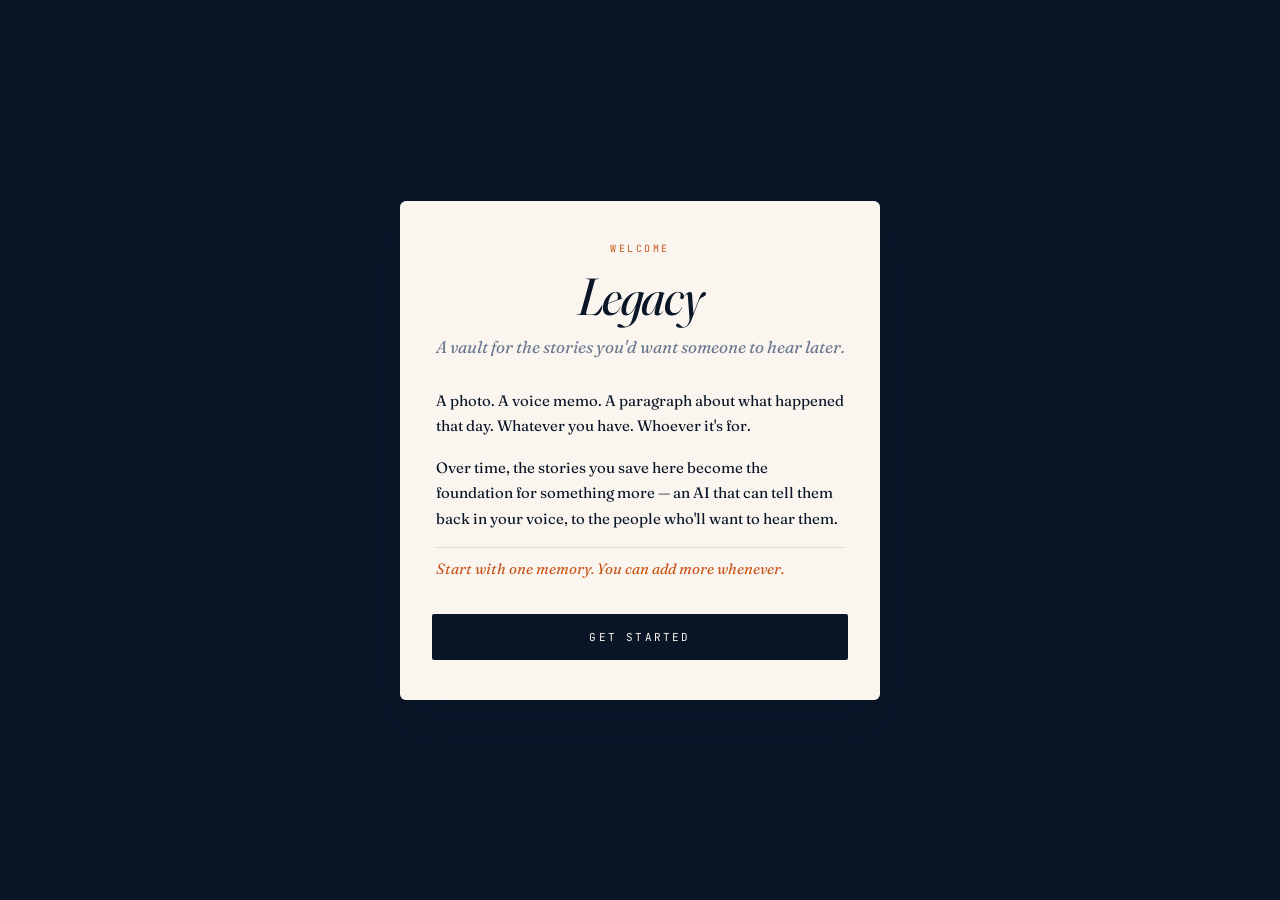
<file: index.html>
<!DOCTYPE html>
<html lang="en">
<head>
<meta charset="UTF-8">
<meta name="viewport" content="width=device-width, initial-scale=1.0, viewport-fit=cover">
<meta name="apple-mobile-web-app-capable" content="yes">
<meta name="apple-mobile-web-app-status-bar-style" content="black-translucent">
<meta name="apple-mobile-web-app-title" content="Legacy">
<meta name="theme-color" content="#0a1628">
<meta name="description" content="A private memory vault. Quiet stories, saved in your voice.">
<link rel="manifest" href="./manifest.webmanifest">
<link rel="apple-touch-icon" href="./icons/apple-touch-icon.png">
<link rel="icon" type="image/png" sizes="32x32" href="./icons/icon-32.png">
<title>Legacy — A memory for later</title>
<link rel="preconnect" href="https://fonts.googleapis.com">
<link rel="preconnect" href="https://fonts.gstatic.com" crossorigin>
<link href="https://fonts.googleapis.com/css2?family=Fraunces:ital,opsz,wght@0,9..144,300;0,9..144,400;0,9..144,500;0,9..144,600;1,9..144,400&family=JetBrains+Mono:wght@400;500&display=swap" rel="stylesheet">
<link rel="stylesheet" href="./styles.css">
</head>
<body>

<div id="app">
  <header class="masthead">
    <div class="masthead-top">
      <button class="icon-btn masthead-btn" id="aboutBtn" title="About Legacy" aria-label="About">
        <svg viewBox="0 0 24 24" fill="none" stroke="currentColor" stroke-width="1.75" stroke-linecap="round" stroke-linejoin="round">
          <circle cx="12" cy="12" r="10"></circle>
          <line x1="12" y1="16" x2="12" y2="12"></line>
          <line x1="12" y1="8" x2="12.01" y2="8"></line>
        </svg>
      </button>
      <div class="masthead-center">
        <div class="eyebrow">Legacy</div>
      </div>
      <button class="icon-btn masthead-btn" id="settingsBtn" title="Settings" aria-label="Settings">
        <svg viewBox="0 0 24 24" fill="none" stroke="currentColor" stroke-width="1.75" stroke-linecap="round" stroke-linejoin="round">
          <circle cx="12" cy="12" r="3"></circle>
          <path d="M19.4 15a1.65 1.65 0 0 0 .33 1.82l.06.06a2 2 0 0 1 0 2.83 2 2 0 0 1-2.83 0l-.06-.06a1.65 1.65 0 0 0-1.82-.33 1.65 1.65 0 0 0-1 1.51V21a2 2 0 0 1-2 2 2 2 0 0 1-2-2v-.09A1.65 1.65 0 0 0 9 19.4a1.65 1.65 0 0 0-1.82.33l-.06.06a2 2 0 0 1-2.83 0 2 2 0 0 1 0-2.83l.06-.06a1.65 1.65 0 0 0 .33-1.82 1.65 1.65 0 0 0-1.51-1H3a2 2 0 0 1-2-2 2 2 0 0 1 2-2h.09A1.65 1.65 0 0 0 4.6 9a1.65 1.65 0 0 0-.33-1.82l-.06-.06a2 2 0 0 1 0-2.83 2 2 0 0 1 2.83 0l.06.06a1.65 1.65 0 0 0 1.82.33H9a1.65 1.65 0 0 0 1-1.51V3a2 2 0 0 1 2-2 2 2 0 0 1 2 2v.09a1.65 1.65 0 0 0 1 1.51 1.65 1.65 0 0 0 1.82-.33l.06-.06a2 2 0 0 1 2.83 0 2 2 0 0 1 0 2.83l-.06.06a1.65 1.65 0 0 0-.33 1.82V9a1.65 1.65 0 0 0 1.51 1H21a2 2 0 0 1 2 2 2 2 0 0 1-2 2h-.09a1.65 1.65 0 0 0-1.51 1z"></path>
        </svg>
      </button>
    </div>
    <h1 id="mastheadTitle">A memory for later</h1>
    <div class="subtitle" id="mastheadSubtitle">Quiet stories, saved in your voice.</div>
  </header>

  <!-- MEMORIES TAB -->
  <section class="tab-panel active" id="tabMemories">
    <div class="toolbar">
      <div class="count"><strong id="memoryCount">0</strong> <span id="memoryCountLabel">memories</span></div>
      <div class="toolbar-actions">
        <button class="icon-btn" id="exportBtn" title="Export all memories" aria-label="Export">
          <svg viewBox="0 0 24 24" fill="none" stroke="currentColor" stroke-width="1.75" stroke-linecap="round" stroke-linejoin="round">
            <path d="M21 15v4a2 2 0 0 1-2 2H5a2 2 0 0 1-2-2v-4"></path>
            <polyline points="7 10 12 15 17 10"></polyline>
            <line x1="12" y1="15" x2="12" y2="3"></line>
          </svg>
        </button>
      </div>
    </div>

    <div class="search-wrap" id="searchWrap" hidden>
      <svg viewBox="0 0 24 24" fill="none" stroke="currentColor" stroke-width="1.75" stroke-linecap="round" stroke-linejoin="round" aria-hidden="true">
        <circle cx="11" cy="11" r="7"></circle>
        <line x1="21" y1="21" x2="16.65" y2="16.65"></line>
      </svg>
      <input type="search" id="searchInput" placeholder="Search stories, people, tags" aria-label="Search memories" autocomplete="off">
      <button class="search-clear" id="searchClear" aria-label="Clear search" hidden>×</button>
    </div>

    <div class="banner backup-banner" id="backupBanner" hidden>
      <div class="banner-text"><strong id="backupBannerCount">0</strong> <span id="backupBannerLabel">memories aren't backed up yet.</span></div>
      <button class="banner-btn" id="backupBannerBtn">Back up</button>
    </div>

    <div class="banner ask-banner" id="askBanner" hidden>
      <div class="banner-text">
        <div class="ask-banner-from" id="askBannerFrom"></div>
        <div class="ask-banner-q" id="askBannerQ"></div>
      </div>
      <div class="banner-actions">
        <button class="banner-btn" id="askBannerBtn">Answer</button>
        <button class="banner-dismiss" id="askBannerDismiss">Not this one</button>
      </div>
    </div>

    <div class="on-this-day" id="onThisDay" hidden></div>

    <div class="memories" id="memoryList"></div>

    <button class="fab" id="fab" aria-label="Add memory">
      <svg viewBox="0 0 24 24" fill="none" stroke="currentColor" stroke-width="1.75" stroke-linecap="round" stroke-linejoin="round">
        <line x1="12" y1="5" x2="12" y2="19"></line>
        <line x1="5" y1="12" x2="19" y2="12"></line>
      </svg>
    </button>
  </section>

  <!-- PHOTOS TAB -->
  <section class="tab-panel" id="tabPhotos">
    <div class="photos-intro">
      <div class="photos-eyebrow">From your camera roll</div>
      <h2 class="photos-title">Every photo has a story only you can tell.</h2>
      <p class="photos-desc">Bring in photos from your phone. Legacy sorts them into days and trips using the date and place saved inside each photo. Then you pick a moment and tell its story. Nothing leaves this device.</p>
      <button class="btn-primary photos-import-btn" id="photoImportBtn">Choose photos</button>
      <input type="file" id="photoImportInput" accept="image/*" multiple hidden>
      <div class="import-progress" id="importProgress" hidden>
        <div class="import-bar"><div class="import-bar-fill" id="importBarFill"></div></div>
        <div class="import-label" id="importLabel"></div>
      </div>
    </div>
    <div class="toolbar">
      <div class="count"><strong id="bucketCount">0</strong> <span id="bucketCountLabel">moments waiting for a story</span></div>
    </div>
    <div class="bucket-list" id="bucketList"></div>
  </section>

  <!-- CHAT TAB -->
  <section class="tab-panel" id="tabChat">
    <div class="chat-placeholder">
      <div class="chat-avatar" id="chatAvatar">
        <span id="chatAvatarLetter">L</span>
      </div>
      <div class="chat-eyebrow">Coming soon</div>
      <h2 class="chat-title" id="chatTitle">Talk to me</h2>
      <p class="chat-desc">
        Ask about a day. A person. A memory you're trying to remember the shape of.
      </p>
      <p class="chat-desc">
        This is where the stories you save come back to you — told in your own voice. It's still being built.
      </p>
      <div class="chat-status">
        <div class="chat-status-num" id="chatMemoryCount">0</div>
        <div class="chat-status-label">Memories saved so far</div>
      </div>
      <p class="chat-footer">
        Every memory you add makes this conversation richer when it opens.
      </p>
      <button class="btn-ghost" id="addFromChatBtn">Add a memory</button>
      <button class="btn-ghost chat-invite" id="inviteFromChatBtn">Invite family to ask you questions</button>
    </div>
  </section>

  <!-- BOTTOM NAV -->
  <nav class="bottom-nav">
    <button class="nav-item active" data-tab="memories">
      <svg viewBox="0 0 24 24" fill="none" stroke="currentColor" stroke-width="1.75" stroke-linecap="round" stroke-linejoin="round">
        <path d="M4 19.5A2.5 2.5 0 0 1 6.5 17H20"></path>
        <path d="M6.5 2H20v20H6.5A2.5 2.5 0 0 1 4 19.5v-15A2.5 2.5 0 0 1 6.5 2z"></path>
      </svg>
      <span>Memories</span>
    </button>
    <button class="nav-item" data-tab="photos">
      <svg viewBox="0 0 24 24" fill="none" stroke="currentColor" stroke-width="1.75" stroke-linecap="round" stroke-linejoin="round">
        <rect x="3" y="3" width="18" height="18" rx="2"></rect>
        <circle cx="8.5" cy="8.5" r="1.5"></circle>
        <polyline points="21 15 16 10 5 21"></polyline>
      </svg>
      <span>Photos</span>
      <span class="nav-badge" id="photosBadge" hidden></span>
    </button>
    <button class="nav-item" data-tab="chat">
      <svg viewBox="0 0 24 24" fill="none" stroke="currentColor" stroke-width="1.75" stroke-linecap="round" stroke-linejoin="round">
        <path d="M21 15a2 2 0 0 1-2 2H7l-4 4V5a2 2 0 0 1 2-2h14a2 2 0 0 1 2 2z"></path>
      </svg>
      <span id="navChatLabel">Chat</span>
    </button>
  </nav>
</div>

<!-- Welcome modal (first launch) -->
<div class="welcome-backdrop" id="welcomeBackdrop">
  <div class="welcome-card">
    <div class="welcome-eyebrow">Welcome</div>
    <h2 class="welcome-title">Legacy</h2>
    <p class="welcome-intro">A vault for the stories you'd want someone to hear later.</p>
    <div class="welcome-body">
      <p>A photo. A voice memo. A paragraph about what happened that day. Whatever you have. Whoever it's for.</p>
      <p>Over time, the stories you save here become the foundation for something more — an AI that can tell them back in your voice, to the people who'll want to hear them.</p>
      <p class="welcome-body-accent">Start with one memory. You can add more whenever.</p>
    </div>
    <button class="btn-primary welcome-cta" id="welcomeCta">Get started</button>
  </div>
</div>

<!-- Ask composer (opened from an ?askme= link) -->
<div class="welcome-backdrop" id="askBackdrop">
  <div class="welcome-card ask-card">
    <div class="welcome-eyebrow" id="askEyebrow">A question for later</div>
    <h2 class="welcome-title ask-title" id="askTitle">What do you want to ask?</h2>
    <p class="welcome-intro" id="askIntro">Ask about a day, a person, a decision. They'll answer in their own voice, and the answer is saved for good.</p>
    <div class="ask-form" id="askForm">
      <textarea id="askQuestion" maxlength="500" placeholder="How did you and Dad meet?"></textarea>
      <div class="ask-ideas" id="askIdeas"></div>
      <input type="text" id="askFrom" maxlength="60" placeholder="Your name (so they know who's asking)">
      <button class="btn-primary welcome-cta" id="askSend">Send question</button>
    </div>
    <div class="ask-sent" id="askSent" hidden>
      <p>Send this link to them however you usually talk: text, email, anything.</p>
      <input type="text" id="askLink" readonly>
      <div class="ask-sent-actions">
        <button class="btn-secondary" id="askCopy">Copy link</button>
        <button class="btn-secondary" id="askAnother">Ask another</button>
      </div>
    </div>
    <button class="link-btn ask-own" id="askOwn">Start your own Legacy instead</button>
  </div>
</div>

<!-- Printable family letter (only visible when printing) -->
<div id="printLetter" aria-hidden="true"></div>

<!-- Shared modal backdrop -->
<div class="modal-backdrop" id="modalBackdrop"></div>

<!-- About modal -->
<div class="modal" id="aboutModal">
  <div class="modal-inner">
    <header class="modal-header">
      <h2>About Legacy</h2>
      <button class="icon-btn" id="closeAbout" aria-label="Close">
        <svg viewBox="0 0 24 24" fill="none" stroke="currentColor" stroke-width="1.75" stroke-linecap="round" stroke-linejoin="round">
          <line x1="18" y1="6" x2="6" y2="18"></line>
          <line x1="6" y1="6" x2="18" y2="18"></line>
        </svg>
      </button>
    </header>
    <div class="about-content">
      <h3 class="about-h3">What this is</h3>
      <p>Legacy is a private vault for your memories. A photo, a voice recording, a written story — saved together, so the people who matter can hear them later.</p>

      <h3 class="about-h3">How to use it</h3>
      <p>Tap the <strong>+</strong> button to add a new memory. You can include:</p>
      <ul class="about-list">
        <li>A photo from your phone or camera</li>
        <li>A voice recording telling the story out loud</li>
        <li>A written version of the story</li>
        <li>The date it happened</li>
        <li>Who was there</li>
        <li>Tags for finding it later</li>
      </ul>
      <p>You only need one of these. Start with whatever feels easiest.</p>

      <h3 class="about-h3">Where this is going</h3>
      <p>The memories you save become the foundation for a second layer — an AI trained to tell your stories back in your own voice. Open the <strong>Chat</strong> tab to see where it's headed. It's still being built.</p>

      <h3 class="about-h3">Your data</h3>
      <p>Right now everything is stored privately on this device. Nothing is uploaded anywhere. Use the export button (top right of the Memories tab) to download a full backup — photos, audio, and all — at any time. You can restore that file on any device from <strong>Settings → Backup &amp; restore</strong>.</p>
      <p>Browsers can clear website data when a phone runs low on space, so keep a recent backup somewhere safe — email it to yourself, or save it to cloud storage.</p>

      <h3 class="about-h3">Our promise</h3>
      <p>Apps that promise "forever" have a habit of shutting down. Legacy is built so that never matters. Your archive is a plain folder of web pages, photos, and audio that opens in any browser, with no app and no account. Your stories are never for sale, never used to train AI, and if this project ever winds down, you will get notice and a full export first.</p>

      <h3 class="about-h3">One small note</h3>
      <p>You don't have to write a perfect story. Imperfect is more real. Just the way you'd tell it out loud is enough.</p>
    </div>
  </div>
</div>

<!-- Settings modal -->
<div class="modal" id="settingsModal">
  <div class="modal-inner">
    <header class="modal-header">
      <h2>Settings</h2>
      <button class="icon-btn" id="closeSettings" aria-label="Close">
        <svg viewBox="0 0 24 24" fill="none" stroke="currentColor" stroke-width="1.75" stroke-linecap="round" stroke-linejoin="round">
          <line x1="18" y1="6" x2="6" y2="18"></line>
          <line x1="6" y1="6" x2="18" y2="18"></line>
        </svg>
      </button>
    </header>

    <div class="modal-body">
      <div class="form-group">
        <label class="form-label">Your photo</label>
        <div class="avatar-drop" id="avatarDrop">
          <svg viewBox="0 0 24 24" fill="none" stroke="currentColor" stroke-width="1.5" stroke-linecap="round" stroke-linejoin="round">
            <path d="M20 21v-2a4 4 0 0 0-4-4H8a4 4 0 0 0-4 4v2"></path>
            <circle cx="12" cy="7" r="4"></circle>
          </svg>
          <div class="drop-text">Tap to add a photo</div>
          <input type="file" id="avatarInput" accept="image/*">
        </div>
      </div>
      <div class="form-group">
        <label class="form-label">Your name</label>
        <input type="text" id="nameInput" placeholder="What should we call you?">
      </div>
      <div class="form-group">
        <label class="form-label">Backup &amp; restore</label>
        <div class="backup-panel">
          <div class="backup-status" id="backupStatus">Never backed up</div>
          <div class="storage-status" id="storageStatus"></div>
          <div class="backup-actions">
            <button type="button" class="btn-secondary btn-compact" id="settingsExportBtn">Full archive</button>
            <button type="button" class="btn-secondary btn-compact" id="familyExportBtn">Family edition</button>
          </div>
          <div class="backup-actions">
            <button type="button" class="btn-secondary btn-compact" id="importBtn">Restore from an archive</button>
          </div>
          <input type="file" id="importInput" accept=".zip,application/zip,application/json,.json" hidden>
          <p class="backup-hint">The <strong>full archive</strong> has everything and is your backup. The <strong>family edition</strong> leaves out anything marked "Just me", so it's ready to hand on. Either is a .zip. Unzip it and open <em>index.html</em> to read every story in any browser, no app needed. Restoring merges an archive (or an older .json backup) into this device; existing memories are kept unless the archive has a newer version.</p>
        </div>
      </div>

      <div class="form-group">
        <label class="form-label">Keep the stories coming</label>
        <div class="backup-panel">
          <div class="backup-actions backup-actions-stack">
            <button type="button" class="btn-secondary btn-compact" id="inviteBtn">Invite family to ask you questions</button>
            <button type="button" class="btn-secondary btn-compact" id="reminderBtn">Add a weekly reminder to my calendar</button>
          </div>
          <p class="backup-hint">Family get a link where they type a question. It comes back to you as a link that opens Legacy with their question ready to answer.</p>
        </div>
      </div>

      <div class="form-group">
        <label class="form-label">Your legacy plan</label>
        <div class="backup-panel plan-panel">
          <label class="plan-label" for="planRecipients">Who should receive these stories?</label>
          <input type="text" id="planRecipients" placeholder="Sarah and Michael, my grandchildren">
          <label class="plan-label" for="planLocation">Where will your latest archive be kept?</label>
          <input type="text" id="planLocation" placeholder="Google Drive folder “Legacy”, USB stick in the desk">
          <fieldset class="plan-ai">
            <legend class="plan-label">AI and your stories</legend>
            <label class="check-row"><input type="radio" name="planAi" value="undecided"> <span>I haven't decided yet</span></label>
            <label class="check-row"><input type="radio" name="planAi" value="archive"> <span>Archive only. Never use AI with my stories.</span></label>
            <label class="check-row"><input type="radio" name="planAi" value="grounded"> <span>Family may ask questions, answered only with my own recordings and words. Never invent things I didn't say.</span></label>
          </fieldset>
          <button type="button" class="btn-secondary btn-compact plan-print" id="printLetterBtn">Print a letter for my family</button>
          <p class="backup-hint">The letter explains where your stories are and how to open them, with no app or account. Keep it with your will or important papers. Your plan is also saved inside every archive.</p>
        </div>
      </div>
      <div class="form-group">
        <div class="transcribe-note">
          <strong>How this is used</strong>
          Your name appears in the chat tab ("Talk to [name]") and as a greeting when you open the app. Your photo shows on the chat screen. Nothing is sent anywhere — it lives on this device only.
        </div>
      </div>
    </div>

    <footer class="modal-footer">
      <button class="btn-secondary" id="cancelSettings">Cancel</button>
      <button class="btn-primary" id="saveSettings">Save</button>
    </footer>
  </div>
</div>

<!-- Add/Edit memory modal -->
<div class="modal" id="addModal">
  <div class="modal-inner">
    <header class="modal-header">
      <h2 id="modalTitle">New memory</h2>
      <button class="icon-btn" id="closeModal" aria-label="Close">
        <svg viewBox="0 0 24 24" fill="none" stroke="currentColor" stroke-width="1.75" stroke-linecap="round" stroke-linejoin="round">
          <line x1="18" y1="6" x2="6" y2="18"></line>
          <line x1="6" y1="6" x2="18" y2="18"></line>
        </svg>
      </button>
    </header>

    <div class="modal-body guide-step" id="guideStep" hidden>
      <button type="button" class="guide-back" id="guideBack" hidden>← Back</button>
      <h3 class="guide-title" id="guideTitle">What do you feel like sharing today?</h3>
      <p class="guide-sub" id="guideSub"></p>
      <div class="guide-body" id="guideBody"></div>
      <button type="button" class="link-btn guide-skip" id="guideSkip">Skip and just start</button>
    </div>

    <div class="modal-body" id="formStep">
      <div class="prompt-pinned" id="promptPinned" hidden>
        <span class="prompt-pinned-body">
          <span class="prompt-pinned-from" id="promptPinnedFrom" hidden></span>
          <span class="prompt-pinned-text" id="promptPinnedText"></span>
        </span>
        <button type="button" class="prompt-unpin" id="promptUnpin" aria-label="Remove prompt">×</button>
      </div>

      <div class="form-group">
        <label class="form-label">Photo</label>
        <div class="photo-drop" id="photoDrop">
          <svg viewBox="0 0 24 24" fill="none" stroke="currentColor" stroke-width="1.5" stroke-linecap="round" stroke-linejoin="round">
            <rect x="3" y="3" width="18" height="18" rx="2"></rect>
            <circle cx="8.5" cy="8.5" r="1.5"></circle>
            <polyline points="21 15 16 10 5 21"></polyline>
          </svg>
          <div class="drop-text">Tap to add a photo</div>
          <input type="file" id="photoInput" accept="image/*">
        </div>
        <button type="button" class="link-btn" id="removePhotoBtn" hidden>Remove photo</button>
      </div>

      <div class="form-group" id="galleryGroup">
        <label class="form-label" id="galleryLabel">More photos</label>
        <p class="field-hint" id="galleryHint" hidden>Scroll through and add a note to any photo. Who's in the background? What happened just before?</p>
        <div class="gallery-edit" id="galleryEdit"></div>
        <button type="button" class="link-btn" id="addGalleryBtn">+ Add more photos</button>
        <input type="file" id="galleryInput" accept="image/*" multiple hidden>
      </div>

      <div class="form-group">
        <label class="form-label">Title</label>
        <input type="text" id="titleInput" class="title-input" placeholder="The day we went to the beach">
      </div>

      <div class="form-group" id="forGroup" hidden>
        <label class="form-label" for="recipientInput">Who is this for?</label>
        <input type="text" id="recipientInput" placeholder="My daughter, Sarah" list="recipientList" autocomplete="off">
        <label class="form-label form-label-sub" for="occasionInput">When should they hear it?</label>
        <input type="text" id="occasionInput" placeholder="Anytime" list="occasionList" autocomplete="off">
      </div>
      <button type="button" class="link-btn for-toggle" id="forToggle">+ Address this to someone</button>

      <div class="form-group">
        <label class="form-label">When</label>
        <input type="date" id="dateInput">
        <label class="check-row">
          <input type="checkbox" id="dateApproxInput">
          <span>I'm not sure of the exact day</span>
        </label>
      </div>

      <div class="form-group">
        <label class="form-label">Tell the story</label>
        <div class="audio-section">
          <button class="record-btn" id="recordBtn">
            <span class="dot"></span>
            <span id="recordLabel">Tap to record</span>
          </button>
          <div class="audio-preview" id="audioPreview">
            <audio controls id="audioPlayback"></audio>
            <div class="audio-hint">You can keep this audio, or re-record. <button type="button" class="link-btn link-inline" id="removeAudioBtn">Remove audio</button></div>
          </div>
        </div>
        <div class="story-wrap">
          <textarea id="storyInput" placeholder="Or write it here. Tell it the way you'd tell it out loud."></textarea>
          <button type="button" class="dictate-btn" id="dictateBtn" hidden>
            <span class="dot"></span><span id="dictateLabel">Speak to type</span>
          </button>
        </div>
        <p class="field-hint">Your recording is kept exactly as you said it. Speaking to type just turns your words into text. You can use either, or both.</p>
      </div>

      <div class="form-group follow-group" id="followGroup" hidden>
        <label class="form-label">Keep going? <span class="label-quiet">Optional</span></label>
        <p class="field-hint">A few questions that might help fill in the picture. Answer any, all, or none.</p>
        <div class="follow-list" id="followList"></div>
        <button type="button" class="link-btn" id="followMore">Ask me something else</button>
      </div>

      <div class="form-group">
        <label class="form-label">Who was there</label>
        <div class="tag-row" id="peopleTags"></div>
        <div class="tag-input-wrap" style="margin-top: 10px;">
          <input type="text" id="peopleInput" placeholder="Add a name" list="peopleList" autocomplete="off">
          <button type="button" id="addPersonBtn">Add</button>
        </div>
      </div>

      <div class="form-group">
        <label class="form-label">Who can see this</label>
        <div class="segmented" role="radiogroup" aria-label="Who can see this">
          <label><input type="radio" name="visibility" value="private" checked><span>Just me</span></label>
          <label><input type="radio" name="visibility" value="family"><span>Family</span></label>
          <label><input type="radio" name="visibility" value="public"><span>Anyone</span></label>
        </div>
        <p class="field-hint" id="visibilityHint"></p>
      </div>

      <div class="form-group">
        <label class="form-label">Tags</label>
        <div class="tag-row" id="generalTags"></div>
        <div class="tag-input-wrap" style="margin-top: 10px;">
          <input type="text" id="tagInput" placeholder="beach, summer, first time" list="tagList" autocomplete="off">
          <button type="button" id="addTagBtn">Add</button>
        </div>
      </div>
    </div>

    <footer class="modal-footer">
      <button class="btn-secondary" id="cancelBtn">Cancel</button>
      <button class="btn-primary" id="saveBtn">Save memory</button>
    </footer>
  </div>
</div>

<!-- Detail modal -->
<div class="modal" id="detailModal">
  <div class="modal-inner">
    <header class="modal-header">
      <h2>Memory</h2>
      <button class="icon-btn" id="closeDetail" aria-label="Close">
        <svg viewBox="0 0 24 24" fill="none" stroke="currentColor" stroke-width="1.75" stroke-linecap="round" stroke-linejoin="round">
          <line x1="18" y1="6" x2="6" y2="18"></line>
          <line x1="6" y1="6" x2="18" y2="18"></line>
        </svg>
      </button>
    </header>
    <div class="detail-view" id="detailContent"></div>
    <footer class="modal-footer">
      <button class="btn-secondary" id="editBtn">Edit</button>
      <button class="btn-danger" id="deleteBtn">Delete</button>
    </footer>
  </div>
</div>

<datalist id="peopleList"></datalist>
<datalist id="tagList"></datalist>
<datalist id="recipientList"></datalist>
<datalist id="occasionList"></datalist>

<div class="toast" id="toast" role="status" aria-live="polite"></div>

<script src="./prompts.js"></script>
<script src="./photos.js"></script>
<script src="./archive.js"></script>
<script src="./app.js"></script>
<script>
  if ('serviceWorker' in navigator) {
    window.addEventListener('load', () => {
      navigator.serviceWorker.register('./service-worker.js').catch(err => console.warn('SW failed:', err));
    });
  }
</script>
</body>
</html>
</file>
<file: styles.css>
:root {
  --ink: #0a1628;
  --ink-soft: #1a2942;
  --paper: #faf6ef;
  --paper-warm: #f4ecdc;
  --cream: #efe4cc;
  --burnt: #c8541a;
  --burnt-soft: #e07a3d;
  --rose: #d4829b;
  --muted: #6b7a90;
  --line: rgba(10, 22, 40, 0.12);
  --shadow-soft: 0 1px 2px rgba(10,22,40,0.04), 0 8px 24px rgba(10,22,40,0.06);
  --shadow-lift: 0 4px 8px rgba(10,22,40,0.08), 0 24px 48px rgba(10,22,40,0.12);
  --serif: 'Fraunces', Georgia, serif;
  --mono: 'JetBrains Mono', ui-monospace, monospace;
  --nav-height: 68px;
}

* { box-sizing: border-box; margin: 0; padding: 0; -webkit-tap-highlight-color: transparent; }
html, body { height: 100%; }
body {
  font-family: var(--serif);
  background: var(--paper);
  color: var(--ink);
  font-size: 16px;
  line-height: 1.55;
  -webkit-font-smoothing: antialiased;
  overflow-x: hidden;
  padding: env(safe-area-inset-top) env(safe-area-inset-right) 0 env(safe-area-inset-left);
}

body::before {
  content: '';
  position: fixed;
  inset: 0;
  pointer-events: none;
  opacity: 0.4;
  z-index: 1;
  background-image: url("data:image/svg+xml,%3Csvg viewBox='0 0 200 200' xmlns='http://www.w3.org/2000/svg'%3E%3Cfilter id='n'%3E%3CfeTurbulence type='fractalNoise' baseFrequency='0.9' numOctaves='2' stitchTiles='stitch'/%3E%3CfeColorMatrix values='0 0 0 0 0.04 0 0 0 0 0.09 0 0 0 0 0.16 0 0 0 0.04 0'/%3E%3C/filter%3E%3Crect width='100%25' height='100%25' filter='url(%23n)'/%3E%3C/svg%3E");
}

#app { position: relative; z-index: 2; max-width: 560px; margin: 0 auto; min-height: 100vh; padding-bottom: calc(var(--nav-height) + env(safe-area-inset-bottom)); }

/* Header */
.masthead {
  padding: 20px 20px 20px;
  text-align: center;
  border-bottom: 1px solid var(--line);
}
.masthead-top {
  display: flex;
  justify-content: space-between;
  align-items: center;
  margin-bottom: 10px;
}
.masthead-btn {
  width: 32px;
  height: 32px;
}
.masthead-btn svg { width: 14px; height: 14px; color: var(--muted); }
.masthead-center {
  flex: 1;
  text-align: center;
}
.masthead .eyebrow {
  font-family: var(--mono);
  font-size: 10px;
  letter-spacing: 0.2em;
  text-transform: uppercase;
  color: var(--muted);
}
.masthead h1 {
  font-family: var(--serif);
  font-weight: 400;
  font-size: 40px;
  letter-spacing: -0.02em;
  font-variation-settings: "opsz" 144;
  font-style: italic;
  color: var(--ink);
  line-height: 1;
}
.masthead .subtitle {
  margin-top: 10px;
  font-size: 13px;
  color: var(--muted);
  font-style: italic;
}

/* Tab panels */
.tab-panel {
  display: none;
  animation: tabFade 0.35s ease;
}
.tab-panel.active {
  display: block;
}
@keyframes tabFade {
  from { opacity: 0; transform: translateY(4px); }
  to { opacity: 1; transform: translateY(0); }
}

/* Toolbar */
.toolbar {
  padding: 16px 24px;
  display: flex;
  justify-content: space-between;
  align-items: center;
  border-bottom: 1px solid var(--line);
}
.count {
  font-family: var(--mono);
  font-size: 11px;
  letter-spacing: 0.12em;
  text-transform: uppercase;
  color: var(--muted);
}
.count strong {
  color: var(--ink);
  font-weight: 500;
}
.toolbar-actions { display: flex; gap: 8px; }
.icon-btn {
  background: transparent;
  border: 1px solid var(--line);
  width: 36px;
  height: 36px;
  border-radius: 50%;
  display: flex;
  align-items: center;
  justify-content: center;
  cursor: pointer;
  color: var(--ink);
  transition: all 0.2s ease;
}
.icon-btn:active { transform: scale(0.92); background: var(--cream); }
.icon-btn svg { width: 16px; height: 16px; }

/* Memory list */
.memories {
  padding: 24px 20px 40px;
  display: flex;
  flex-direction: column;
  gap: 16px;
}
.empty-state {
  padding: 48px 32px 32px;
  text-align: center;
  color: var(--muted);
}
.empty-state .big-quote {
  font-family: var(--serif);
  font-style: italic;
  font-size: 22px;
  line-height: 1.4;
  color: var(--ink);
  margin-bottom: 16px;
  font-weight: 300;
}
.empty-state .big-quote::before { content: '"'; color: var(--burnt); font-size: 40px; line-height: 0; vertical-align: -0.15em; margin-right: 2px; }
.empty-state .big-quote::after { content: '"'; color: var(--burnt); font-size: 40px; line-height: 0; vertical-align: -0.15em; margin-left: 2px; }
.empty-state p { font-size: 14px; }
.empty-state .cta-hint {
  margin-top: 24px;
  padding: 16px 20px;
  background: var(--paper-warm);
  border: 1px solid var(--line);
  border-radius: 4px;
  font-family: var(--serif);
  font-size: 15px;
  color: var(--ink);
  line-height: 1.5;
  font-style: italic;
}
.empty-state .cta-hint strong {
  font-style: normal;
  font-family: var(--mono);
  font-size: 13px;
  letter-spacing: 0.1em;
  background: var(--ink);
  color: var(--paper);
  padding: 2px 8px;
  border-radius: 2px;
}

.memory-card {
  background: var(--paper-warm);
  border: 1px solid var(--line);
  border-radius: 4px;
  overflow: hidden;
  cursor: pointer;
  transition: transform 0.3s cubic-bezier(0.2, 0.8, 0.2, 1), box-shadow 0.3s;
  position: relative;
  box-shadow: var(--shadow-soft);
  animation: fadeIn 0.5s ease both;
}
.memory-card:active { transform: scale(0.99); }

@keyframes fadeIn {
  from { opacity: 0; transform: translateY(12px); }
  to { opacity: 1; transform: translateY(0); }
}

.memory-card .img-wrap {
  position: relative;
  width: 100%;
  aspect-ratio: 4/3;
  background: var(--cream);
  overflow: hidden;
}
.memory-card .img-wrap img {
  width: 100%; height: 100%; object-fit: cover;
  display: block;
}
.memory-card .img-wrap.no-img {
  background: linear-gradient(135deg, var(--cream) 0%, var(--paper-warm) 100%);
  display: flex;
  align-items: center;
  justify-content: center;
  aspect-ratio: 8/3;
}
.memory-card .img-wrap.no-img::before {
  content: '';
  width: 48px;
  height: 2px;
  background: var(--burnt);
  opacity: 0.4;
}

.memory-card .card-body { padding: 18px 20px 20px; }
.memory-card .date-tag {
  font-family: var(--mono);
  font-size: 10px;
  letter-spacing: 0.18em;
  text-transform: uppercase;
  color: var(--burnt);
  display: block;
  margin-bottom: 6px;
}
.memory-card .title {
  font-family: var(--serif);
  font-weight: 400;
  font-size: 20px;
  line-height: 1.2;
  letter-spacing: -0.01em;
  color: var(--ink);
  margin-bottom: 8px;
  font-variation-settings: "opsz" 144;
}
.memory-card .preview {
  font-size: 14px;
  line-height: 1.5;
  color: var(--muted);
  display: -webkit-box;
  -webkit-line-clamp: 2;
  -webkit-box-orient: vertical;
  overflow: hidden;
}
.memory-card .meta {
  margin-top: 12px;
  display: flex;
  gap: 8px;
  flex-wrap: wrap;
}
.tag {
  font-family: var(--mono);
  font-size: 10px;
  letter-spacing: 0.08em;
  text-transform: uppercase;
  color: var(--muted);
  padding: 3px 8px;
  background: rgba(10,22,40,0.04);
  border-radius: 2px;
}

/* FAB */
.fab {
  position: fixed;
  bottom: calc(var(--nav-height) + 20px + env(safe-area-inset-bottom));
  right: 24px;
  width: 60px;
  height: 60px;
  border-radius: 50%;
  background: var(--ink);
  color: var(--paper);
  border: none;
  cursor: pointer;
  box-shadow: var(--shadow-lift);
  display: flex;
  align-items: center;
  justify-content: center;
  z-index: 50;
  transition: transform 0.25s cubic-bezier(0.2, 0.8, 0.2, 1);
}
.fab:active { transform: scale(0.92); }
.fab svg { width: 22px; height: 22px; }

/* Chat placeholder */
.chat-placeholder {
  padding: 40px 32px 60px;
  text-align: center;
  display: flex;
  flex-direction: column;
  align-items: center;
}
.chat-avatar {
  width: 96px;
  height: 96px;
  border-radius: 50%;
  background: var(--ink);
  color: var(--paper);
  display: flex;
  align-items: center;
  justify-content: center;
  font-family: var(--serif);
  font-style: italic;
  font-size: 52px;
  font-variation-settings: "opsz" 144;
  margin-bottom: 24px;
  overflow: hidden;
  box-shadow: var(--shadow-soft);
  position: relative;
}
.chat-avatar::after {
  content: '';
  position: absolute;
  bottom: 8px;
  right: 8px;
  width: 10px;
  height: 10px;
  background: var(--burnt);
  border-radius: 50%;
}
.chat-avatar img {
  width: 100%;
  height: 100%;
  object-fit: cover;
}
.chat-eyebrow {
  font-family: var(--mono);
  font-size: 10px;
  letter-spacing: 0.2em;
  text-transform: uppercase;
  color: var(--burnt);
  margin-bottom: 12px;
}
.chat-title {
  font-family: var(--serif);
  font-weight: 400;
  font-style: italic;
  font-size: 36px;
  line-height: 1.05;
  letter-spacing: -0.02em;
  font-variation-settings: "opsz" 144;
  margin-bottom: 18px;
  color: var(--ink);
}
.chat-desc {
  font-family: var(--serif);
  font-size: 16px;
  line-height: 1.65;
  color: var(--muted);
  max-width: 380px;
  margin-bottom: 14px;
}
.chat-status {
  margin: 28px 0 20px;
  padding: 20px 32px;
  background: var(--paper-warm);
  border: 1px solid var(--line);
  border-radius: 4px;
}
.chat-status-num {
  font-family: var(--serif);
  font-weight: 400;
  font-size: 42px;
  line-height: 1;
  font-variation-settings: "opsz" 144;
  color: var(--ink);
}
.chat-status-label {
  font-family: var(--mono);
  font-size: 10px;
  letter-spacing: 0.15em;
  text-transform: uppercase;
  color: var(--muted);
  margin-top: 8px;
}
.chat-footer {
  font-family: var(--serif);
  font-style: italic;
  font-size: 14px;
  color: var(--muted);
  margin-bottom: 24px;
  max-width: 360px;
  line-height: 1.5;
}
.btn-ghost {
  background: transparent;
  border: 1px solid var(--ink);
  color: var(--ink);
  font-family: var(--mono);
  font-size: 11px;
  letter-spacing: 0.2em;
  text-transform: uppercase;
  padding: 14px 24px;
  border-radius: 2px;
  cursor: pointer;
  transition: all 0.2s ease;
}
.btn-ghost:active {
  background: var(--ink);
  color: var(--paper);
  transform: scale(0.98);
}

/* Bottom nav */
.bottom-nav {
  position: fixed;
  bottom: 0;
  left: 0;
  right: 0;
  height: calc(var(--nav-height) + env(safe-area-inset-bottom));
  padding-bottom: env(safe-area-inset-bottom);
  background: var(--paper);
  border-top: 1px solid var(--line);
  display: flex;
  z-index: 60;
  max-width: 560px;
  margin: 0 auto;
  box-shadow: 0 -4px 20px rgba(10,22,40,0.04);
}
.nav-item {
  flex: 1;
  background: transparent;
  border: none;
  cursor: pointer;
  display: flex;
  flex-direction: column;
  align-items: center;
  justify-content: center;
  gap: 4px;
  padding: 10px 0;
  color: var(--muted);
  transition: color 0.2s ease;
  font-family: var(--mono);
  font-size: 9px;
  letter-spacing: 0.15em;
  text-transform: uppercase;
}
.nav-item svg {
  width: 22px;
  height: 22px;
  stroke-width: 1.75;
  transition: all 0.2s ease;
}
.nav-item.active {
  color: var(--ink);
}
.nav-item.active svg {
  stroke-width: 2.25;
}
.nav-item:active {
  transform: scale(0.95);
}

/* Welcome modal */
.welcome-backdrop {
  position: fixed;
  inset: 0;
  background: var(--ink);
  z-index: 300;
  display: none;
  align-items: center;
  justify-content: center;
  padding: 24px;
  animation: welcomeFade 0.4s ease;
}
.welcome-backdrop.open {
  display: flex;
}
@keyframes welcomeFade {
  from { opacity: 0; }
  to { opacity: 1; }
}
.welcome-card {
  background: var(--paper);
  border-radius: 6px;
  padding: 40px 32px;
  max-width: 480px;
  width: 100%;
  text-align: center;
  box-shadow: var(--shadow-lift);
  animation: welcomeRise 0.5s cubic-bezier(0.2, 0.8, 0.2, 1);
}
@keyframes welcomeRise {
  from { opacity: 0; transform: translateY(20px); }
  to { opacity: 1; transform: translateY(0); }
}
.welcome-eyebrow {
  font-family: var(--mono);
  font-size: 10px;
  letter-spacing: 0.25em;
  text-transform: uppercase;
  color: var(--burnt);
  margin-bottom: 14px;
}
.welcome-title {
  font-family: var(--serif);
  font-weight: 400;
  font-style: italic;
  font-size: 52px;
  line-height: 1;
  letter-spacing: -0.02em;
  font-variation-settings: "opsz" 144;
  color: var(--ink);
  margin-bottom: 12px;
}
.welcome-intro {
  font-family: var(--serif);
  font-style: italic;
  font-size: 17px;
  color: var(--muted);
  margin-bottom: 28px;
  line-height: 1.5;
}
.welcome-body {
  text-align: left;
  padding: 0 4px;
  margin-bottom: 32px;
}
.welcome-body p {
  font-family: var(--serif);
  font-size: 15px;
  line-height: 1.7;
  color: var(--ink);
  margin-bottom: 16px;
}
.welcome-body-accent {
  padding-top: 8px;
  border-top: 1px solid var(--line);
  color: var(--burnt) !important;
  font-style: italic;
}
.welcome-cta {
  width: 100%;
}

/* Modal backdrop + shell */
.modal-backdrop {
  position: fixed;
  inset: 0;
  background: rgba(10, 22, 40, 0.5);
  backdrop-filter: blur(6px);
  -webkit-backdrop-filter: blur(6px);
  z-index: 100;
  opacity: 0;
  pointer-events: none;
  transition: opacity 0.3s ease;
}
.modal-backdrop.open { opacity: 1; pointer-events: auto; }

.modal {
  position: fixed;
  inset: 0;
  z-index: 101;
  background: var(--paper);
  transform: translateY(100%);
  transition: transform 0.4s cubic-bezier(0.2, 0.8, 0.2, 1);
  overflow-y: auto;
  padding: env(safe-area-inset-top) env(safe-area-inset-right) env(safe-area-inset-bottom) env(safe-area-inset-left);
  display: flex;
  flex-direction: column;
}
.modal.open { transform: translateY(0); }

.modal-inner {
  max-width: 560px;
  margin: 0 auto;
  width: 100%;
  flex: 1;
  display: flex;
  flex-direction: column;
}

.modal-header {
  padding: 20px 24px;
  display: flex;
  justify-content: space-between;
  align-items: center;
  border-bottom: 1px solid var(--line);
  position: sticky;
  top: 0;
  background: var(--paper);
  z-index: 2;
}
.modal-header h2 {
  font-family: var(--serif);
  font-weight: 400;
  font-size: 20px;
  font-style: italic;
  font-variation-settings: "opsz" 144;
}

.modal-body { padding: 24px; flex: 1; }

/* About content */
.about-content {
  padding: 24px 28px 40px;
  max-width: 560px;
  margin: 0 auto;
}
.about-content p {
  font-family: var(--serif);
  font-size: 16px;
  line-height: 1.7;
  color: var(--ink);
  margin-bottom: 14px;
}
.about-content strong {
  font-weight: 600;
}
.about-h3 {
  font-family: var(--mono);
  font-size: 11px;
  letter-spacing: 0.18em;
  text-transform: uppercase;
  color: var(--burnt);
  margin-top: 28px;
  margin-bottom: 12px;
  font-weight: 500;
}
.about-h3:first-child { margin-top: 0; }
.about-list {
  padding-left: 0;
  list-style: none;
  margin-bottom: 16px;
}
.about-list li {
  font-family: var(--serif);
  font-size: 16px;
  line-height: 1.6;
  color: var(--ink);
  padding: 6px 0 6px 20px;
  position: relative;
}
.about-list li::before {
  content: '—';
  position: absolute;
  left: 0;
  color: var(--burnt);
}

/* Avatar drop (settings) */
.avatar-drop {
  position: relative;
  width: 120px;
  height: 120px;
  background: var(--paper-warm);
  border: 1.5px dashed var(--line);
  border-radius: 50%;
  display: flex;
  flex-direction: column;
  align-items: center;
  justify-content: center;
  gap: 6px;
  cursor: pointer;
  overflow: hidden;
  transition: all 0.2s ease;
  margin: 0 auto;
}
.avatar-drop:active { background: var(--cream); }
.avatar-drop.has-image { border-style: solid; border-color: var(--line); }
.avatar-drop img {
  position: absolute;
  inset: 0;
  width: 100%;
  height: 100%;
  object-fit: cover;
}
.avatar-drop .drop-text {
  font-family: var(--mono);
  font-size: 9px;
  letter-spacing: 0.15em;
  text-transform: uppercase;
  color: var(--muted);
  text-align: center;
  padding: 0 10px;
}
.avatar-drop svg { width: 28px; height: 28px; color: var(--burnt); opacity: 0.7; }
.avatar-drop input[type="file"] {
  position: absolute; inset: 0; opacity: 0; cursor: pointer;
  border-radius: 50%;
}

.form-group { margin-bottom: 24px; }
.form-label {
  display: block;
  font-family: var(--mono);
  font-size: 10px;
  letter-spacing: 0.18em;
  text-transform: uppercase;
  color: var(--muted);
  margin-bottom: 8px;
}

/* Photo */
.photo-drop {
  position: relative;
  width: 100%;
  aspect-ratio: 4/3;
  background: var(--paper-warm);
  border: 1.5px dashed var(--line);
  border-radius: 4px;
  display: flex;
  flex-direction: column;
  align-items: center;
  justify-content: center;
  gap: 12px;
  cursor: pointer;
  overflow: hidden;
  transition: all 0.2s ease;
}
.photo-drop:active { background: var(--cream); }
.photo-drop.has-image { border-style: solid; border-color: var(--line); }
.photo-drop img {
  position: absolute;
  inset: 0;
  width: 100%;
  height: 100%;
  object-fit: cover;
}
.photo-drop .drop-text {
  font-family: var(--serif);
  font-style: italic;
  color: var(--muted);
  font-size: 15px;
  text-align: center;
  padding: 0 20px;
}
.photo-drop svg { width: 32px; height: 32px; color: var(--burnt); opacity: 0.7; }
.photo-drop input[type="file"] {
  position: absolute; inset: 0; opacity: 0; cursor: pointer;
}
.photo-replace-hint {
  position: absolute;
  bottom: 12px;
  right: 12px;
  background: rgba(10,22,40,0.8);
  color: var(--paper);
  font-family: var(--mono);
  font-size: 9px;
  letter-spacing: 0.12em;
  text-transform: uppercase;
  padding: 6px 10px;
  border-radius: 2px;
  backdrop-filter: blur(4px);
}

/* Inputs */
input[type="text"], input[type="date"], textarea {
  width: 100%;
  background: transparent;
  border: none;
  border-bottom: 1px solid var(--line);
  padding: 10px 0;
  font-family: var(--serif);
  font-size: 17px;
  color: var(--ink);
  outline: none;
  transition: border-color 0.2s ease;
  -webkit-appearance: none;
  appearance: none;
}
input[type="text"]:focus, input[type="date"]:focus, textarea:focus {
  border-bottom-color: var(--burnt);
}
input[type="text"]::placeholder, textarea::placeholder {
  color: var(--muted);
  font-style: italic;
}
.title-input {
  font-size: 24px !important;
  font-family: var(--serif) !important;
  font-weight: 400;
  font-style: italic;
  font-variation-settings: "opsz" 144;
}

textarea {
  resize: vertical;
  min-height: 180px;
  line-height: 1.7;
  border: 1px solid var(--line);
  border-radius: 4px;
  padding: 16px;
  background: var(--paper-warm);
  font-size: 16px;
}
textarea:focus { border-color: var(--burnt); }

.tag-row {
  display: flex;
  gap: 8px;
  flex-wrap: wrap;
}
.tag-chip {
  display: inline-flex;
  align-items: center;
  gap: 6px;
  font-family: var(--mono);
  font-size: 11px;
  letter-spacing: 0.08em;
  text-transform: uppercase;
  color: var(--ink);
  background: var(--cream);
  padding: 6px 10px;
  border-radius: 2px;
  cursor: pointer;
}
.tag-chip .remove {
  opacity: 0.5;
  font-size: 14px;
  line-height: 1;
}
.tag-chip:active { opacity: 0.7; }
.tag-input-wrap {
  display: flex;
  gap: 8px;
  align-items: center;
}
.tag-input-wrap input { flex: 1; }
.tag-input-wrap button {
  font-family: var(--mono);
  font-size: 10px;
  letter-spacing: 0.12em;
  text-transform: uppercase;
  background: transparent;
  border: 1px solid var(--line);
  padding: 8px 12px;
  border-radius: 2px;
  color: var(--ink);
  cursor: pointer;
}

/* Audio */
.audio-section {
  padding: 16px;
  background: var(--paper-warm);
  border: 1px solid var(--line);
  border-radius: 4px;
  margin-bottom: 12px;
}
.record-btn {
  width: 100%;
  padding: 14px;
  background: transparent;
  border: 1px solid var(--ink);
  color: var(--ink);
  font-family: var(--mono);
  font-size: 11px;
  letter-spacing: 0.2em;
  text-transform: uppercase;
  border-radius: 2px;
  cursor: pointer;
  display: flex;
  align-items: center;
  justify-content: center;
  gap: 10px;
  transition: all 0.2s ease;
}
.record-btn:active { transform: scale(0.98); }
.record-btn.recording {
  background: var(--burnt);
  border-color: var(--burnt);
  color: var(--paper);
}
.record-btn .dot {
  width: 8px; height: 8px; border-radius: 50%; background: currentColor;
}
.record-btn.recording .dot {
  background: var(--paper);
  animation: pulse 1s infinite;
}
@keyframes pulse {
  0%, 100% { opacity: 1; }
  50% { opacity: 0.3; }
}
.audio-preview {
  margin-top: 12px;
  display: none;
}
.audio-preview.show { display: block; }
.audio-preview audio {
  width: 100%;
  height: 36px;
}
.audio-hint {
  font-size: 12px;
  color: var(--muted);
  font-style: italic;
  margin-top: 8px;
  text-align: center;
}

/* Footer buttons */
.modal-footer {
  position: sticky;
  bottom: 0;
  padding: 16px 24px calc(16px + env(safe-area-inset-bottom));
  background: var(--paper);
  border-top: 1px solid var(--line);
  display: flex;
  gap: 12px;
}
.btn-primary, .btn-secondary, .btn-danger {
  flex: 1;
  padding: 16px;
  font-family: var(--mono);
  font-size: 11px;
  letter-spacing: 0.2em;
  text-transform: uppercase;
  border-radius: 2px;
  cursor: pointer;
  border: none;
  transition: all 0.2s ease;
}
.btn-primary {
  background: var(--ink);
  color: var(--paper);
}
.btn-primary:active { transform: scale(0.98); }
.btn-primary:disabled { opacity: 0.4; cursor: not-allowed; }
.btn-secondary {
  background: transparent;
  border: 1px solid var(--line);
  color: var(--ink);
}
.btn-danger {
  background: transparent;
  border: 1px solid var(--burnt);
  color: var(--burnt);
}

/* Detail */
.detail-view { padding: 24px; }
.detail-view .detail-date {
  font-family: var(--mono);
  font-size: 11px;
  letter-spacing: 0.2em;
  text-transform: uppercase;
  color: var(--burnt);
  display: block;
  margin-bottom: 10px;
}
.detail-view .detail-title {
  font-family: var(--serif);
  font-weight: 400;
  font-size: 34px;
  line-height: 1.15;
  letter-spacing: -0.02em;
  margin-bottom: 20px;
  font-variation-settings: "opsz" 144;
}
.detail-view .detail-img {
  width: 100%;
  aspect-ratio: 4/3;
  object-fit: cover;
  border-radius: 4px;
  margin-bottom: 24px;
  box-shadow: var(--shadow-soft);
}
.detail-view .detail-story {
  font-family: var(--serif);
  font-size: 18px;
  line-height: 1.75;
  color: var(--ink);
  white-space: pre-wrap;
}
.detail-view .detail-meta {
  margin-top: 28px;
  padding-top: 20px;
  border-top: 1px solid var(--line);
  display: flex;
  gap: 8px;
  flex-wrap: wrap;
}
.detail-view audio {
  width: 100%;
  margin-bottom: 20px;
}

.transcribe-note {
  padding: 12px;
  background: var(--cream);
  border-radius: 2px;
  font-size: 13px;
  color: var(--ink);
  margin-top: 12px;
  line-height: 1.5;
}
.transcribe-note strong {
  font-weight: 600;
  display: block;
  margin-bottom: 4px;
  font-family: var(--mono);
  font-size: 10px;
  letter-spacing: 0.15em;
  text-transform: uppercase;
  color: var(--burnt);
}

/* Toast */
.toast {
  position: fixed;
  bottom: calc(var(--nav-height) + 40px + env(safe-area-inset-bottom));
  left: 50%;
  transform: translateX(-50%) translateY(100px);
  background: var(--ink);
  color: var(--paper);
  padding: 12px 20px;
  border-radius: 2px;
  font-family: var(--mono);
  font-size: 11px;
  letter-spacing: 0.15em;
  text-transform: uppercase;
  opacity: 0;
  transition: all 0.3s cubic-bezier(0.2, 0.8, 0.2, 1);
  z-index: 200;
  box-shadow: var(--shadow-lift);
  width: max-content;
  max-width: calc(100vw - 48px);
  text-align: center;
  pointer-events: none;
}
.toast.show {
  opacity: 1;
  transform: translateX(-50%) translateY(0);
}

/* ============= Search ============= */
.search-wrap {
  margin: 16px 20px 0;
  display: flex;
  align-items: center;
  gap: 10px;
  padding: 0 12px;
  border: 1px solid var(--line);
  border-radius: 2px;
  background: var(--paper-warm);
}
.search-wrap[hidden] { display: none; }
.search-wrap svg { width: 16px; height: 16px; color: var(--muted); flex-shrink: 0; }
.search-wrap input[type="search"] {
  flex: 1;
  min-width: 0;
  border: none;
  background: transparent;
  padding: 12px 0;
  font-family: var(--serif);
  font-size: 16px;
  color: var(--ink);
  outline: none;
  -webkit-appearance: none;
  appearance: none;
}
.search-wrap input[type="search"]::-webkit-search-cancel-button { display: none; }
.search-wrap input[type="search"]::placeholder { color: var(--muted); font-style: italic; }
.search-wrap:focus-within { border-color: var(--burnt); }
.search-clear {
  border: none;
  background: transparent;
  color: var(--muted);
  font-size: 20px;
  line-height: 1;
  padding: 4px;
  cursor: pointer;
}
.search-clear[hidden] { display: none; }
.empty-search .btn-ghost { margin-top: 16px; }

/* ============= Banners ============= */
.banner {
  margin: 16px 20px 0;
  padding: 14px 16px;
  display: flex;
  align-items: center;
  gap: 12px;
  border-radius: 2px;
  font-size: 14px;
  line-height: 1.4;
}
.banner[hidden] { display: none; }
.backup-banner { background: var(--cream); border-left: 3px solid var(--burnt); }
.banner-text { flex: 1; }
.banner-text strong { font-weight: 600; }
.banner-btn {
  flex-shrink: 0;
  font-family: var(--mono);
  font-size: 10px;
  letter-spacing: 0.15em;
  text-transform: uppercase;
  background: var(--ink);
  color: var(--paper);
  border: none;
  padding: 10px 14px;
  border-radius: 2px;
  cursor: pointer;
}

/* ============= On this day ============= */
.on-this-day {
  margin: 16px 20px 0;
  padding: 16px;
  border: 1px solid var(--line);
  border-radius: 4px;
  background: linear-gradient(135deg, var(--paper-warm), var(--paper));
}
.on-this-day[hidden] { display: none; }
.otd-eyebrow {
  font-family: var(--mono);
  font-size: 10px;
  letter-spacing: 0.2em;
  text-transform: uppercase;
  color: var(--burnt);
  margin-bottom: 8px;
}
.otd-item {
  display: flex;
  flex-direction: column;
  align-items: flex-start;
  width: 100%;
  text-align: left;
  background: transparent;
  border: none;
  border-top: 1px solid var(--line);
  padding: 10px 0;
  cursor: pointer;
  color: var(--ink);
  font-family: var(--serif);
}
.otd-item:first-of-type { border-top: none; padding-top: 0; }
.otd-ago { font-family: var(--mono); font-size: 10px; letter-spacing: 0.12em; text-transform: uppercase; color: var(--muted); }
.otd-title { font-size: 19px; font-style: italic; line-height: 1.3; }

/* ============= Prompts ============= */
.prompt-card {
  margin-bottom: 24px;
  padding: 16px;
  border: 1px dashed var(--burnt-soft);
  border-radius: 4px;
  background: var(--paper-warm);
}
.prompt-card[hidden] { display: none; }
.prompt-eyebrow {
  font-family: var(--mono);
  font-size: 10px;
  letter-spacing: 0.18em;
  text-transform: uppercase;
  color: var(--burnt);
  margin-bottom: 6px;
}
.prompt-text { font-size: 18px; font-style: italic; line-height: 1.4; margin-bottom: 12px; }
.prompt-actions { display: flex; gap: 8px; justify-content: flex-end; }
.prompt-btn {
  font-family: var(--mono);
  font-size: 10px;
  letter-spacing: 0.12em;
  text-transform: uppercase;
  background: transparent;
  border: 1px solid var(--line);
  padding: 8px 12px;
  border-radius: 2px;
  color: var(--ink);
  cursor: pointer;
}
.prompt-btn-primary { background: var(--ink); color: var(--paper); border-color: var(--ink); }
.prompt-pinned {
  margin-bottom: 24px;
  padding: 12px 14px;
  display: flex;
  gap: 10px;
  align-items: flex-start;
  border-left: 3px solid var(--burnt);
  background: var(--paper-warm);
}
.prompt-pinned[hidden] { display: none; }
.prompt-pinned-text { flex: 1; font-size: 17px; font-style: italic; line-height: 1.4; }
.prompt-unpin {
  border: none; background: transparent; color: var(--muted);
  font-size: 20px; line-height: 1; cursor: pointer; padding: 0 2px;
}

/* ============= Form extras ============= */
.check-row {
  display: flex;
  align-items: center;
  gap: 10px;
  margin-top: 12px;
  font-size: 14px;
  color: var(--muted);
  cursor: pointer;
}
.check-row input[type="checkbox"] { width: 18px; height: 18px; accent-color: var(--burnt); }
.link-btn {
  margin-top: 10px;
  background: transparent;
  border: none;
  padding: 0;
  font-family: var(--mono);
  font-size: 10px;
  letter-spacing: 0.12em;
  text-transform: uppercase;
  color: var(--burnt);
  cursor: pointer;
}
.link-btn[hidden] { display: none; }
.link-inline { margin: 0 0 0 6px; font-style: normal; }
.tag-chip { border: none; }
.btn-compact { padding: 12px 10px; font-size: 10px; letter-spacing: 0.12em; }

/* ============= Backup panel ============= */
.backup-panel {
  padding: 16px;
  border: 1px solid var(--line);
  border-radius: 4px;
  background: var(--paper-warm);
}
.backup-status { font-size: 15px; line-height: 1.45; }
.storage-status { font-size: 13px; color: var(--muted); margin-top: 4px; line-height: 1.45; }
.storage-status:empty { display: none; }
.backup-actions { display: flex; gap: 8px; margin-top: 14px; }
.backup-hint { font-size: 12px; color: var(--muted); font-style: italic; margin-top: 10px; line-height: 1.45; }

/* ============= Detail extras ============= */
.detail-view .detail-prompt {
  font-style: italic;
  color: var(--muted);
  margin: -8px 0 20px;
  font-size: 16px;
}
.detail-view .detail-meta { flex-direction: column; gap: 10px; }
.detail-meta-row { display: flex; flex-wrap: wrap; gap: 8px; align-items: center; }
.detail-meta-label {
  font-family: var(--mono);
  font-size: 10px;
  letter-spacing: 0.15em;
  text-transform: uppercase;
  color: var(--burnt);
  min-width: 44px;
}
.tag-link { border: none; cursor: pointer; }
.tag-link:active { background: var(--cream); }
.tag-audio { color: var(--burnt); }
.detail-footnote {
  margin-top: 24px;
  font-family: var(--mono);
  font-size: 10px;
  letter-spacing: 0.1em;
  text-transform: uppercase;
  color: var(--muted);
}

/* Keyboard focus */
.memory-card:focus-visible, button:focus-visible, .otd-item:focus-visible {
  outline: 2px solid var(--burnt);
  outline-offset: 2px;
}

/* ============= Family questions ============= */
.ask-banner { background: var(--ink); color: var(--paper); }
.ask-banner .banner-btn { background: var(--burnt); }
.ask-banner-from {
  font-family: var(--mono);
  font-size: 10px;
  letter-spacing: 0.15em;
  text-transform: uppercase;
  color: var(--burnt-soft);
  margin-bottom: 4px;
}
.ask-banner-q { font-style: italic; font-size: 16px; line-height: 1.4; }
.prompt-card.is-question { border-style: solid; border-color: var(--burnt); }
.prompt-btn-quiet { border-color: transparent; color: var(--muted); margin-right: auto; }
.prompt-pinned-body { flex: 1; display: flex; flex-direction: column; gap: 2px; }
.prompt-pinned-body[hidden], .prompt-pinned-from[hidden] { display: none; }
.prompt-pinned-from {
  font-family: var(--mono);
  font-size: 10px;
  letter-spacing: 0.15em;
  text-transform: uppercase;
  color: var(--burnt);
}
.chat-invite { margin-top: 10px; }

/* Ask composer */
.ask-card { text-align: left; }
.ask-title { font-size: 32px; }
.ask-form, .ask-sent { display: flex; flex-direction: column; gap: 12px; margin-top: 8px; }
.ask-form[hidden], .ask-sent[hidden] { display: none; }
.ask-form textarea { min-height: 110px; }
.ask-ideas { display: flex; flex-wrap: wrap; gap: 6px; }
.ask-idea {
  font-family: var(--serif);
  font-size: 14px;
  font-style: italic;
  background: var(--cream);
  color: var(--ink);
  border: none;
  border-radius: 14px;
  padding: 6px 12px;
  cursor: pointer;
}
.ask-sent p { font-size: 15px; line-height: 1.5; }
.ask-sent input { font-family: var(--mono); font-size: 12px; }
.ask-sent-actions { display: flex; gap: 8px; }
.ask-own { display: block; margin: 18px auto 0; }

/* ============= Settings extras ============= */
.backup-actions-stack { flex-direction: column; }
.plan-panel { display: flex; flex-direction: column; gap: 4px; }
.plan-label {
  display: block;
  font-size: 14px;
  color: var(--ink);
  margin-top: 10px;
}
.plan-label:first-child { margin-top: 0; }
.plan-ai { border: none; margin-top: 8px; }
.plan-ai .check-row { align-items: flex-start; color: var(--ink); line-height: 1.4; }
.plan-ai .check-row input { margin-top: 2px; flex-shrink: 0; }
.plan-print { margin-top: 16px; }

/* ============= Printable letter ============= */
#printLetter { display: none; }
@media print {
  body.printing { background: #fff; padding: 0; }
  body.printing::before { display: none; }
  body.printing > *:not(#printLetter) { display: none !important; }
  body.printing #printLetter { display: block; }
  .letter { max-width: 6.5in; margin: 0 auto; font-family: Georgia, serif; font-size: 13pt; line-height: 1.6; color: #000; }
  .letter-eyebrow { font-family: var(--mono); font-size: 9pt; letter-spacing: 0.2em; text-transform: uppercase; color: #555; }
  .letter h1 { font-weight: 400; font-style: italic; font-size: 30pt; margin: 6pt 0 2pt; }
  .letter h2 { font-size: 14pt; margin: 18pt 0 4pt; }
  .letter p, .letter li { margin: 0 0 8pt; }
  .letter ol { padding-left: 22pt; }
  .letter-date { color: #555; margin-bottom: 18pt !important; }
  .letter-sign { margin-top: 24pt !important; }
  .letter-name { font-style: italic; font-size: 16pt; }
}

/* ============= Bottom nav badge ============= */
.nav-item { position: relative; }
.nav-badge {
  position: absolute;
  top: 6px;
  left: calc(50% + 6px);
  min-width: 16px;
  height: 16px;
  padding: 0 4px;
  border-radius: 8px;
  background: var(--burnt);
  color: var(--paper);
  font-family: var(--mono);
  font-size: 9px;
  line-height: 16px;
  text-align: center;
  letter-spacing: 0;
}
.nav-badge[hidden] { display: none; }

/* ============= Photos tab ============= */
.photos-intro { padding: 28px 24px 24px; border-bottom: 1px solid var(--line); }
.photos-eyebrow {
  font-family: var(--mono);
  font-size: 10px;
  letter-spacing: 0.2em;
  text-transform: uppercase;
  color: var(--burnt);
}
.photos-title { font-weight: 400; font-style: italic; font-size: 28px; line-height: 1.2; margin: 8px 0 10px; font-variation-settings: "opsz" 144; }
.photos-desc { font-size: 15px; color: var(--muted); line-height: 1.55; }
.photos-import-btn { width: 100%; margin-top: 18px; flex: none; }
.import-progress { margin-top: 14px; }
.import-progress[hidden] { display: none; }
.import-bar { height: 4px; background: var(--cream); border-radius: 2px; overflow: hidden; }
.import-bar-fill { height: 100%; width: 0; background: var(--burnt); transition: width 0.2s ease; }
.import-label { font-family: var(--mono); font-size: 10px; letter-spacing: 0.12em; text-transform: uppercase; color: var(--muted); margin-top: 6px; }

.bucket-list { padding: 20px 20px 120px; display: flex; flex-direction: column; gap: 20px; }
.bucket-card {
  background: var(--paper-warm);
  border: 1px solid var(--line);
  border-radius: 4px;
  overflow: hidden;
  box-shadow: var(--shadow-soft);
}
.bucket-card.is-dismissed { opacity: 0.6; }
.bucket-mosaic { display: grid; gap: 2px; aspect-ratio: 16 / 10; background: var(--cream); }
.bucket-mosaic.n1 { grid-template-columns: 1fr; }
.bucket-mosaic.n2 { grid-template-columns: 1fr 1fr; }
.bucket-mosaic.n3 { grid-template-columns: 2fr 1fr; grid-template-rows: 1fr 1fr; }
.bucket-mosaic.n3 .mosaic-tile:first-child { grid-row: span 2; }
.bucket-mosaic.n4 { grid-template-columns: 1fr 1fr; grid-template-rows: 1fr 1fr; }
.mosaic-tile { position: relative; overflow: hidden; background: var(--cream); min-height: 0; }
.mosaic-tile img { width: 100%; height: 100%; object-fit: cover; display: block; }
.mosaic-more {
  position: absolute; inset: 0;
  display: flex; align-items: center; justify-content: center;
  background: rgba(10, 22, 40, 0.45);
  color: var(--paper);
  font-family: var(--mono);
  font-size: 18px;
}
.bucket-body { padding: 16px 18px 18px; }
.bucket-kind { font-family: var(--mono); font-size: 10px; letter-spacing: 0.2em; text-transform: uppercase; color: var(--burnt); }
.bucket-title { font-weight: 400; font-size: 22px; line-height: 1.25; margin: 4px 0 4px; }
.bucket-sub { font-size: 14px; color: var(--muted); }
.bucket-sub a { color: var(--muted); }
.bucket-actions { display: flex; gap: 8px; margin-top: 14px; }
.bucket-actions .btn-primary, .bucket-actions .btn-secondary { padding: 12px 10px; font-size: 10px; letter-spacing: 0.14em; }
.bucket-hidden-toggle { display: block; margin: 8px auto 0; }

/* On this day: photo moments */
.otd-moment .otd-cta { font-size: 13px; color: var(--burnt); font-style: italic; margin-top: 2px; }

/* ============= Guided start ============= */
.guide-step[hidden], #formStep[hidden] { display: none; }
.guide-back {
  background: none; border: none; padding: 0; margin-bottom: 12px;
  font-family: var(--mono); font-size: 10px; letter-spacing: 0.15em; text-transform: uppercase;
  color: var(--muted); cursor: pointer;
}
.guide-back[hidden] { display: none; }
.guide-title { font-weight: 400; font-style: italic; font-size: 28px; line-height: 1.2; font-variation-settings: "opsz" 144; }
.guide-sub { color: var(--muted); font-size: 15px; margin: 8px 0 20px; line-height: 1.5; }
.guide-grid { display: grid; grid-template-columns: 1fr 1fr; gap: 10px; }
.guide-tile {
  display: flex; flex-direction: column; gap: 4px; align-items: flex-start;
  text-align: left;
  padding: 14px;
  min-height: 92px;
  background: var(--paper-warm);
  border: 1px solid var(--line);
  border-radius: 4px;
  cursor: pointer;
  color: var(--ink);
  font-family: var(--serif);
}
.guide-tile:active { background: var(--cream); }
.guide-tile-title { font-size: 17px; line-height: 1.25; }
.guide-tile-blurb { font-size: 13px; color: var(--muted); line-height: 1.35; }
.guide-tile-eyebrow { font-family: var(--mono); font-size: 9px; letter-spacing: 0.15em; text-transform: uppercase; color: var(--burnt-soft); }
.guide-tile-question { grid-column: 1 / -1; background: var(--ink); color: var(--paper); border-color: var(--ink); min-height: 0; }
.guide-tile-question .guide-tile-title { font-style: italic; }
.guide-tile-photos { grid-column: 1 / -1; border-color: var(--burnt); min-height: 0; }
.guide-skip { display: block; margin: 22px auto 0; }
.guide-skip[hidden] { display: none; }
.guide-chips { display: flex; flex-wrap: wrap; gap: 6px; margin-top: 12px; }
.guide-continue { width: 100%; margin-top: 20px; flex: none; }
.guide-list { display: flex; flex-direction: column; gap: 8px; }
.guide-prompt {
  text-align: left;
  padding: 14px 16px;
  background: var(--paper-warm);
  border: 1px solid var(--line);
  border-radius: 4px;
  font-family: var(--serif);
  font-size: 17px;
  font-style: italic;
  line-height: 1.4;
  color: var(--ink);
  cursor: pointer;
}
.guide-prompt:active { background: var(--cream); }
.guide-prompt-own { font-style: normal; font-family: var(--mono); font-size: 11px; letter-spacing: 0.15em; text-transform: uppercase; text-align: center; background: transparent; }

/* ============= Form extras ============= */
.field-hint { font-size: 13px; color: var(--muted); font-style: italic; line-height: 1.45; margin-top: 8px; }
.field-hint[hidden] { display: none; }
.form-label-sub { margin-top: 16px; }
.label-quiet { color: var(--muted); letter-spacing: 0.1em; margin-left: 6px; }
.for-toggle { margin: -8px 0 24px; }
.for-toggle[hidden], #forGroup[hidden], .follow-group[hidden] { display: none; }

.story-wrap { position: relative; }
.dictate-btn {
  margin-top: 8px;
  display: inline-flex; align-items: center; gap: 8px;
  background: transparent;
  border: 1px solid var(--line);
  border-radius: 16px;
  padding: 7px 12px;
  font-family: var(--mono); font-size: 10px; letter-spacing: 0.12em; text-transform: uppercase;
  color: var(--ink);
  cursor: pointer;
}
.dictate-btn[hidden] { display: none; }
.dictate-btn .dot { width: 7px; height: 7px; border-radius: 50%; background: var(--burnt); }
.dictate-btn.recording { background: var(--burnt); color: var(--paper); border-color: var(--burnt); }
.dictate-btn.recording .dot { background: var(--paper); animation: pulse 1s infinite; }

.segmented { display: flex; border: 1px solid var(--line); border-radius: 2px; overflow: hidden; }
.segmented label { flex: 1; cursor: pointer; }
.segmented input { position: absolute; opacity: 0; pointer-events: none; }
.segmented span {
  display: block; text-align: center; padding: 11px 6px;
  font-family: var(--mono); font-size: 10px; letter-spacing: 0.14em; text-transform: uppercase;
  color: var(--muted);
  border-left: 1px solid var(--line);
}
.segmented label:first-child span { border-left: none; }
.segmented input:checked + span { background: var(--ink); color: var(--paper); }
.segmented input:focus-visible + span { outline: 2px solid var(--burnt); outline-offset: -2px; }

.gallery-edit {
  display: flex; gap: 12px;
  overflow-x: auto;
  scroll-snap-type: x mandatory;
  padding-bottom: 6px;
  margin: 4px -24px 0;
  padding-left: 24px; padding-right: 24px;
}
.gallery-edit:empty { display: none; }
.gallery-item {
  position: relative;
  flex: 0 0 78%;
  max-width: 320px;
  margin: 0;
  scroll-snap-align: center;
}
.gallery-item img, .gallery-noimg {
  width: 100%; aspect-ratio: 4 / 3; object-fit: cover; border-radius: 4px; display: block;
  background: var(--cream);
}
.gallery-noimg { display: flex; align-items: center; justify-content: center; color: var(--muted); font-style: italic; }
.gallery-remove {
  position: absolute; top: 8px; right: 8px;
  width: 28px; height: 28px; border-radius: 50%;
  border: none; background: rgba(10, 22, 40, 0.65); color: var(--paper);
  font-size: 18px; line-height: 1; cursor: pointer;
}
.gallery-caption {
  min-height: 0 !important;
  margin-top: 8px;
  padding: 10px 12px !important;
  font-size: 15px !important;
  font-style: italic;
}

.follow-list { display: flex; flex-direction: column; gap: 14px; margin-top: 4px; }
.follow-q { display: flex; gap: 10px; align-items: baseline; justify-content: space-between; font-style: italic; font-size: 16px; line-height: 1.4; margin-bottom: 6px; }
.follow-skip {
  flex-shrink: 0; background: none; border: none; padding: 0;
  font-family: var(--mono); font-size: 10px; letter-spacing: 0.12em; text-transform: uppercase;
  color: var(--muted); cursor: pointer;
}
.follow-a { min-height: 0 !important; padding: 10px 12px !important; font-size: 15px !important; }
.follow-group .link-btn { margin-top: 12px; }

/* ============= Cards & detail extras ============= */
.tag-for { color: var(--burnt); }
.tag-private { color: var(--muted); border: 1px dashed var(--line); background: transparent; }
.detail-view .detail-for {
  font-family: var(--mono); font-size: 11px; letter-spacing: 0.12em; text-transform: uppercase;
  color: var(--burnt); margin: -10px 0 18px;
}
.detail-gallery { display: flex; flex-direction: column; gap: 20px; margin-top: 24px; }
.detail-photo { margin: 0; }
.detail-photo img { width: 100%; border-radius: 4px; display: block; box-shadow: var(--shadow-soft); }
.detail-photo figcaption { font-style: italic; color: var(--ink-soft); font-size: 16px; line-height: 1.5; margin-top: 8px; }
.detail-follow { margin-top: 24px; border-left: 3px solid var(--cream); padding-left: 16px; }
.detail-follow-q { font-style: italic; color: var(--muted); font-size: 15px; margin-top: 14px; }
.detail-follow-q:first-child { margin-top: 0; }
.detail-follow-a { font-size: 17px; line-height: 1.7; white-space: pre-wrap; margin-top: 2px; }

/* Ask banner actions */
.banner-actions { display: flex; flex-direction: column; align-items: stretch; gap: 6px; flex-shrink: 0; }
.banner-dismiss {
  background: none; border: none; padding: 0;
  font-family: var(--mono); font-size: 9px; letter-spacing: 0.12em; text-transform: uppercase;
  color: var(--muted); cursor: pointer;
}

@media (max-width: 360px) {
  .guide-grid { grid-template-columns: 1fr; }
}
</file>
